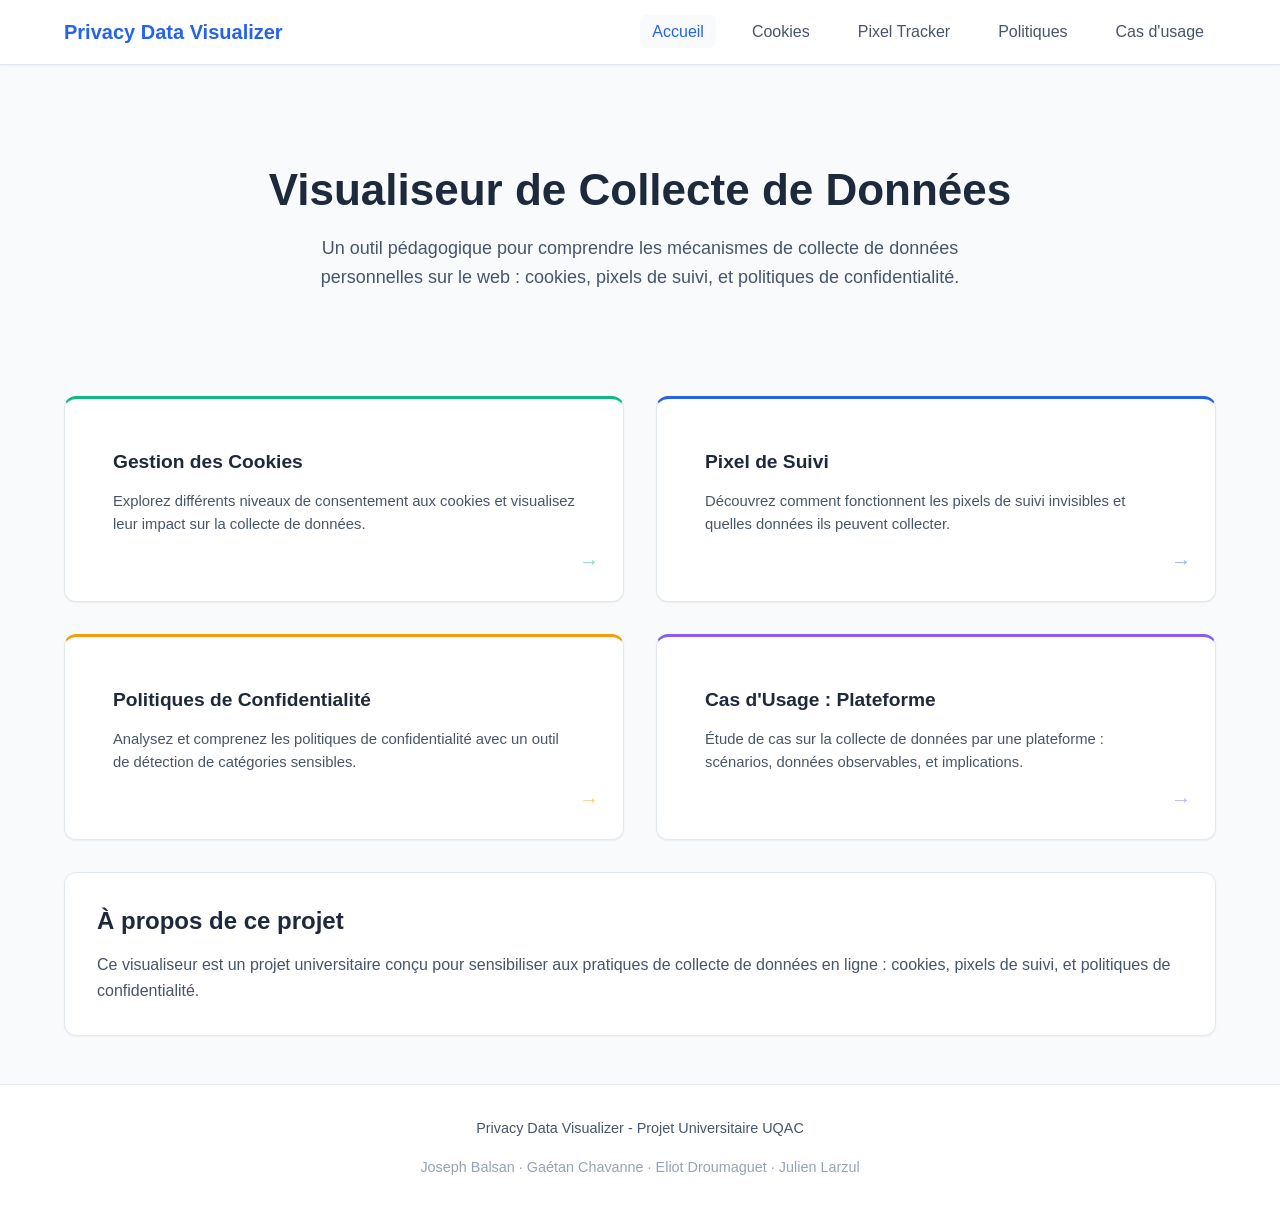
<file: index.html>
<!DOCTYPE html>
<html lang="fr">
<head>
  <meta charset="UTF-8">
  <meta name="viewport" content="width=device-width, initial-scale=1.0">
  <title>Privacy Data Visualizer - Accueil</title>
  <link rel="icon" type="image/svg+xml" href="assets/images/favicon.svg">
  <link rel="stylesheet" href="assets/css/styles.css">
</head>
<body>
  <!-- Header & Navigation -->
  <header>
    <nav>
      <div class="logo">Privacy Data Visualizer</div>
      <button class="menu-toggle" aria-label="Toggle menu">☰</button>
      <ul class="nav-links">
        <li><a href="index.html">Accueil</a></li>
        <li><a href="pages/cookies.html">Cookies</a></li>
        <li><a href="pages/pixel-tracker.html">Pixel Tracker</a></li>
        <li><a href="pages/politiques.html">Politiques</a></li>
	<li><a href="pages/exemple-plateforme.html">Cas d'usage</a></li>
      </ul>
    </nav>
  </header>

  <!-- Main Content -->
  <main>
    <!-- Hero Section -->
    <section class="hero">
      <div class="container">
        <h1>Visualiseur de Collecte de Données</h1>
        <p>
          Un outil pédagogique pour comprendre les mécanismes de collecte de données personnelles
          sur le web : cookies, pixels de suivi, et politiques de confidentialité.
        </p>
      </div>
    </section>

    <!-- Navigation Cards -->
    <section class="container">
      <div class="cards-grid-home">
        <!-- Card 1: Cookies -->
        <a href="pages/cookies.html" class="card card-nav accent-green">
          <div class="card-title">Gestion des Cookies</div>
          <p class="card-description">
            Explorez différents niveaux de consentement aux cookies et visualisez
            leur impact sur la collecte de données.
          </p>
        </a>

        <!-- Card 2: Pixel Tracker -->
        <a href="pages/pixel-tracker.html" class="card card-nav accent-blue">
          <div class="card-title">Pixel de Suivi</div>
          <p class="card-description">
            Découvrez comment fonctionnent les pixels de suivi invisibles et
            quelles données ils peuvent collecter.
          </p>
        </a>

        <!-- Card 3: Privacy Policies -->
        <a href="pages/politiques.html" class="card card-nav accent-amber">
          <div class="card-title">Politiques de Confidentialité</div>
          <p class="card-description">
            Analysez et comprenez les politiques de confidentialité avec un outil
            de détection de catégories sensibles.
          </p>
        </a>

        <!-- Card 4: Plateforme Example -->
        <a href="pages/exemple-plateforme.html" class="card card-nav accent-violet">
          <div class="card-title">Cas d'Usage : Plateforme</div>
          <p class="card-description">
            Étude de cas sur la collecte de données par une plateforme : scénarios,
            données observables, et implications.
          </p>
        </a>
      </div>
    </section>

    <!-- Info Section -->
    <section class="container mt-xl">
      <div class="card">
        <h3>À propos de ce projet</h3>
        <p style="margin-bottom: 0;">
          Ce visualiseur est un projet universitaire conçu pour sensibiliser aux pratiques
          de collecte de données en ligne : cookies, pixels de suivi, et politiques de confidentialité.
        </p>
      </div>
    </section>
  </main>

  <!-- Footer -->
  <footer>
    <div class="footer-content">
      <p>Privacy Data Visualizer - Projet Universitaire UQAC</p>
      <p class="text-muted">Joseph Balsan · Gaétan Chavanne · Eliot Droumaguet · Julien Larzul</p>
    </div>
  </footer>

  <!-- JavaScript -->
  <script src="assets/js/main.js"></script>
</body>
</html>
</file>
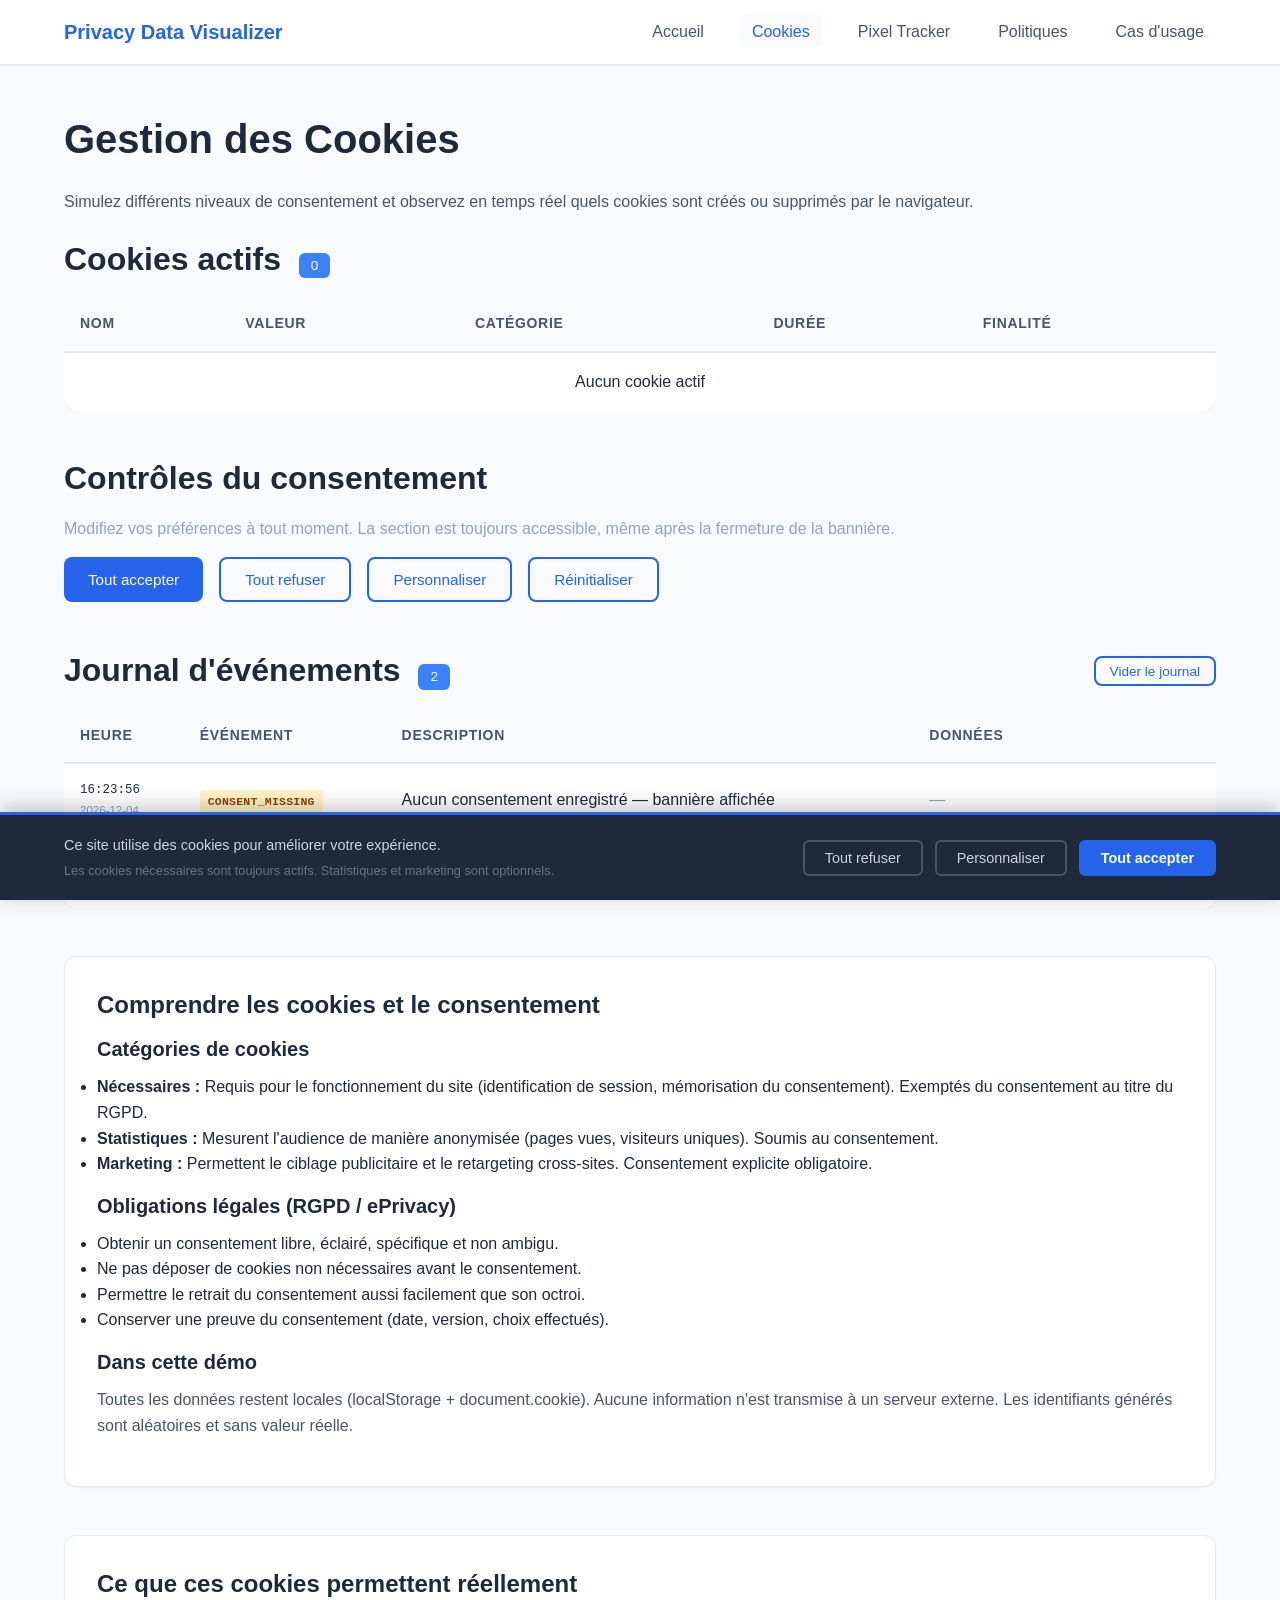
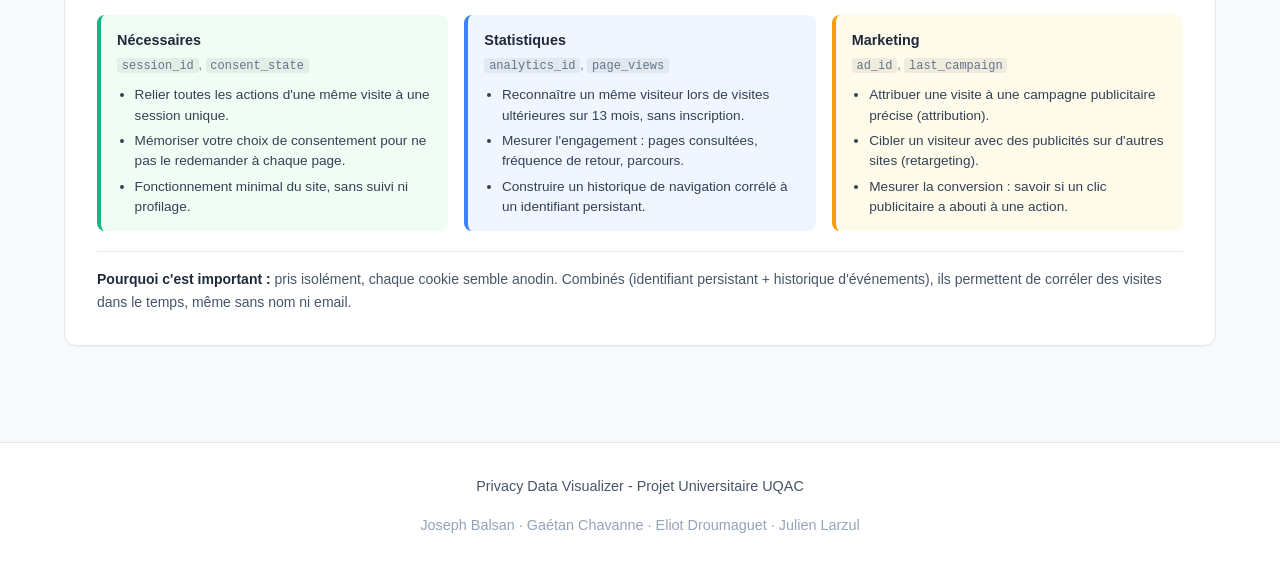
<file: pages/cookies.html>
<!doctype html>
<html lang="fr">
  <head>
    <meta charset="UTF-8" />
    <meta name="viewport" content="width=device-width, initial-scale=1.0" />
    <title>Gestion des Cookies - Privacy Data Visualizer</title>
    <link rel="icon" type="image/svg+xml" href="../assets/images/favicon.svg" />
    <link rel="stylesheet" href="../assets/css/styles.css" />
    <link rel="stylesheet" href="../assets/css/demo.css" />
  </head>
  <body>

    <div id="cookie-banner" class="cookie-banner hidden"
         role="region" aria-label="Consentement aux cookies">
      <div class="cookie-banner-inner">
        <div class="cookie-banner-text">
          <p>Ce site utilise des cookies pour améliorer votre expérience.</p>
          <p>Les cookies nécessaires sont toujours actifs. Statistiques et marketing sont optionnels.</p>
        </div>
        <div class="cookie-banner-actions">
          <button id="btn-refuse-all" class="btn-outline-light">Tout refuser</button>
          <button id="btn-customize"  class="btn-outline-light">Personnaliser</button>
          <button id="btn-accept-all" class="btn-banner-accept">Tout accepter</button>
        </div>
      </div>
    </div>

    <div id="consent-modal" class="modal-overlay hidden"
         role="dialog" aria-modal="true" aria-labelledby="modal-title">
      <div class="modal-box">
        <div class="modal-header">
          <h2 id="modal-title">Préférences de cookies</h2>
          <button id="modal-close" class="modal-close" aria-label="Fermer">&times;</button>
        </div>
        <div class="modal-body">

          <div class="consent-row">
            <div class="consent-row-info">
              <h4>Nécessaires</h4>
              <p>Indispensables au fonctionnement du site (session, consentement). Toujours actifs.</p>
            </div>
            <label class="toggle-switch" aria-label="Nécessaires — toujours actifs">
              <input type="checkbox" checked disabled />
              <span class="toggle-slider"></span>
            </label>
            <span class="toggle-always-on">Toujours actif</span>
          </div>

          <div class="consent-row">
            <div class="consent-row-info">
              <h4>Statistiques</h4>
              <p>Mesure d'audience (analytics_id, page_views) — 13 mois maximum.</p>
            </div>
            <label class="toggle-switch" aria-label="Activer les cookies statistiques">
              <input type="checkbox" id="tog-analytics" />
              <span class="toggle-slider"></span>
            </label>
          </div>

          <div class="consent-row">
            <div class="consent-row-info">
              <h4>Marketing</h4>
              <p>Ciblage publicitaire et retargeting (ad_id, last_campaign) — 13 mois maximum.</p>
            </div>
            <label class="toggle-switch" aria-label="Activer les cookies marketing">
              <input type="checkbox" id="tog-marketing" />
              <span class="toggle-slider"></span>
            </label>
          </div>

        </div>
        <div class="modal-footer">
          <button id="btn-modal-accept-all" class="btn btn-outline btn-sm">Tout accepter</button>
          <button id="btn-modal-save"       class="btn btn-primary btn-sm">Enregistrer mes choix</button>
        </div>
      </div>
    </div>

    <header>
      <nav>
        <div class="logo">Privacy Data Visualizer</div>
        <button class="menu-toggle" aria-label="Toggle menu">&#9776;</button>
        <ul class="nav-links">
          <li><a href="../index.html">Accueil</a></li>
          <li><a href="cookies.html">Cookies</a></li>
          <li><a href="pixel-tracker.html">Pixel Tracker</a></li>
          <li><a href="politiques.html">Politiques</a></li>
	  <li><a href="exemple-plateforme.html">Cas d'usage</a></li>
        </ul>
      </nav>
    </header>

    <main>
      <div class="container">

        <div class="section-header">
          <h1>Gestion des Cookies</h1>
          <p class="section-description">
            Simulez différents niveaux de consentement et observez en temps réel
            quels cookies sont créés ou supprimés par le navigateur.
          </p>
        </div>

        <section class="section">
          <div class="control-bar">
            <h2 class="control-bar-title">
              Cookies actifs&nbsp;
              <span id="cookie-count" class="badge badge-primary">0</span>
            </h2>
          </div>
          <div style="overflow-x:auto;">
            <table class="data-table">
              <thead>
                <tr>
                  <th>Nom</th>
                  <th>Valeur</th>
                  <th>Catégorie</th>
                  <th>Durée</th>
                  <th>Finalité</th>
                </tr>
              </thead>
              <tbody id="cookie-table-body">
                <tr>
                  <td colspan="5" class="text-muted" style="text-align:center;padding:1rem;">
                    Chargement…
                  </td>
                </tr>
              </tbody>
            </table>
          </div>
        </section>

        <section class="section">
          <h2>Contrôles du consentement</h2>
          <p class="text-muted mb-md">
            Modifiez vos préférences à tout moment. La section est toujours accessible,
            même après la fermeture de la bannière.
          </p>
          <div class="btn-group">
            <button id="btn-ctrl-accept-all" class="btn btn-primary">Tout accepter</button>
            <button id="btn-ctrl-refuse-all" class="btn btn-outline">Tout refuser</button>
            <button id="btn-ctrl-customize"  class="btn btn-outline">Personnaliser</button>
            <button id="btn-reset-consent"   class="btn btn-outline">Réinitialiser</button>
          </div>
        </section>

        <section class="section">
          <div class="control-bar">
            <h2 class="control-bar-title">
              Journal d'événements&nbsp;
              <span id="log-count" class="badge badge-primary">0</span>
            </h2>
            <button id="btn-clear-log" class="btn btn-outline btn-sm">Vider le journal</button>
          </div>
          <div style="overflow-x:auto;">
            <table class="data-table">
              <thead>
                <tr>
                  <th>Heure</th>
                  <th>Événement</th>
                  <th>Description</th>
                  <th>Données</th>
                </tr>
              </thead>
              <tbody id="log-table-body">
                <tr>
                  <td colspan="4" class="text-muted" style="text-align:center;padding:1rem;">
                    Chargement…
                  </td>
                </tr>
              </tbody>
            </table>
          </div>
        </section>

        <section class="section">
          <div class="card">
            <h3>Comprendre les cookies et le consentement</h3>

            <h4 class="mt-md">Catégories de cookies</h4>
            <ul>
              <li>
                <strong>Nécessaires :</strong> Requis pour le fonctionnement du site
                (identification de session, mémorisation du consentement).
                Exemptés du consentement au titre du RGPD.
              </li>
              <li>
                <strong>Statistiques :</strong> Mesurent l'audience de manière anonymisée
                (pages vues, visiteurs uniques). Soumis au consentement.
              </li>
              <li>
                <strong>Marketing :</strong> Permettent le ciblage publicitaire et le
                retargeting cross-sites. Consentement explicite obligatoire.
              </li>
            </ul>

            <h4 class="mt-md">Obligations légales (RGPD / ePrivacy)</h4>
            <ul>
              <li>Obtenir un consentement libre, éclairé, spécifique et non ambigu.</li>
              <li>Ne pas déposer de cookies non nécessaires avant le consentement.</li>
              <li>Permettre le retrait du consentement aussi facilement que son octroi.</li>
              <li>Conserver une preuve du consentement (date, version, choix effectués).</li>
            </ul>

            <h4 class="mt-md">Dans cette démo</h4>
            <p>
              Toutes les données restent locales (localStorage + document.cookie).
              Aucune information n'est transmise à un serveur externe.
              Les identifiants générés sont aléatoires et sans valeur réelle.
            </p>
          </div>
        </section>

        <section class="section">
          <div class="card">
            <h3>Ce que ces cookies permettent réellement</h3>

            <div class="cmg-grid">

              <div class="cmg-group cmg-necessary">
                <div class="cmg-header">
                  <span class="cmg-label">Nécessaires</span>
                  <span class="cmg-names"><code>session_id</code>, <code>consent_state</code></span>
                </div>
                <ul class="cmg-list">
                  <li>Relier toutes les actions d'une même visite à une session unique.</li>
                  <li>Mémoriser votre choix de consentement pour ne pas le redemander à chaque page.</li>
                  <li>Fonctionnement minimal du site, sans suivi ni profilage.</li>
                </ul>
              </div>

              <div class="cmg-group cmg-analytics">
                <div class="cmg-header">
                  <span class="cmg-label">Statistiques</span>
                  <span class="cmg-names"><code>analytics_id</code>, <code>page_views</code></span>
                </div>
                <ul class="cmg-list">
                  <li>Reconnaître un même visiteur lors de visites ultérieures sur 13 mois, sans inscription.</li>
                  <li>Mesurer l'engagement : pages consultées, fréquence de retour, parcours.</li>
                  <li>Construire un historique de navigation corrélé à un identifiant persistant.</li>
                </ul>
              </div>

              <div class="cmg-group cmg-marketing">
                <div class="cmg-header">
                  <span class="cmg-label">Marketing</span>
                  <span class="cmg-names"><code>ad_id</code>, <code>last_campaign</code></span>
                </div>
                <ul class="cmg-list">
                  <li>Attribuer une visite à une campagne publicitaire précise (attribution).</li>
                  <li>Cibler un visiteur avec des publicités sur d'autres sites (retargeting).</li>
                  <li>Mesurer la conversion : savoir si un clic publicitaire a abouti à une action.</li>
                </ul>
              </div>

            </div>

            <p class="cmg-why">
              <strong>Pourquoi c'est important :</strong> pris isolément, chaque cookie semble anodin.
              Combinés (identifiant persistant + historique d'événements), ils permettent de corréler
              des visites dans le temps, même sans nom ni email.
            </p>
          </div>
        </section>

      </div>
    </main>

    <footer>
      <div class="footer-content">
        <p>Privacy Data Visualizer - Projet Universitaire UQAC</p>
        <p class="text-muted">Joseph Balsan · Gaétan Chavanne · Eliot Droumaguet · Julien Larzul</p>
      </div>
    </footer>

    <script src="../assets/js/config.js"></script>
    <script src="../assets/js/storage.js"></script>
    <script src="../assets/js/logger.js"></script>
    <script src="../assets/js/preferences.js"></script>
    <script src="../assets/js/demo-ui.js"></script>
    <script src="../assets/js/main.js"></script>
  </body>
</html>
</file>
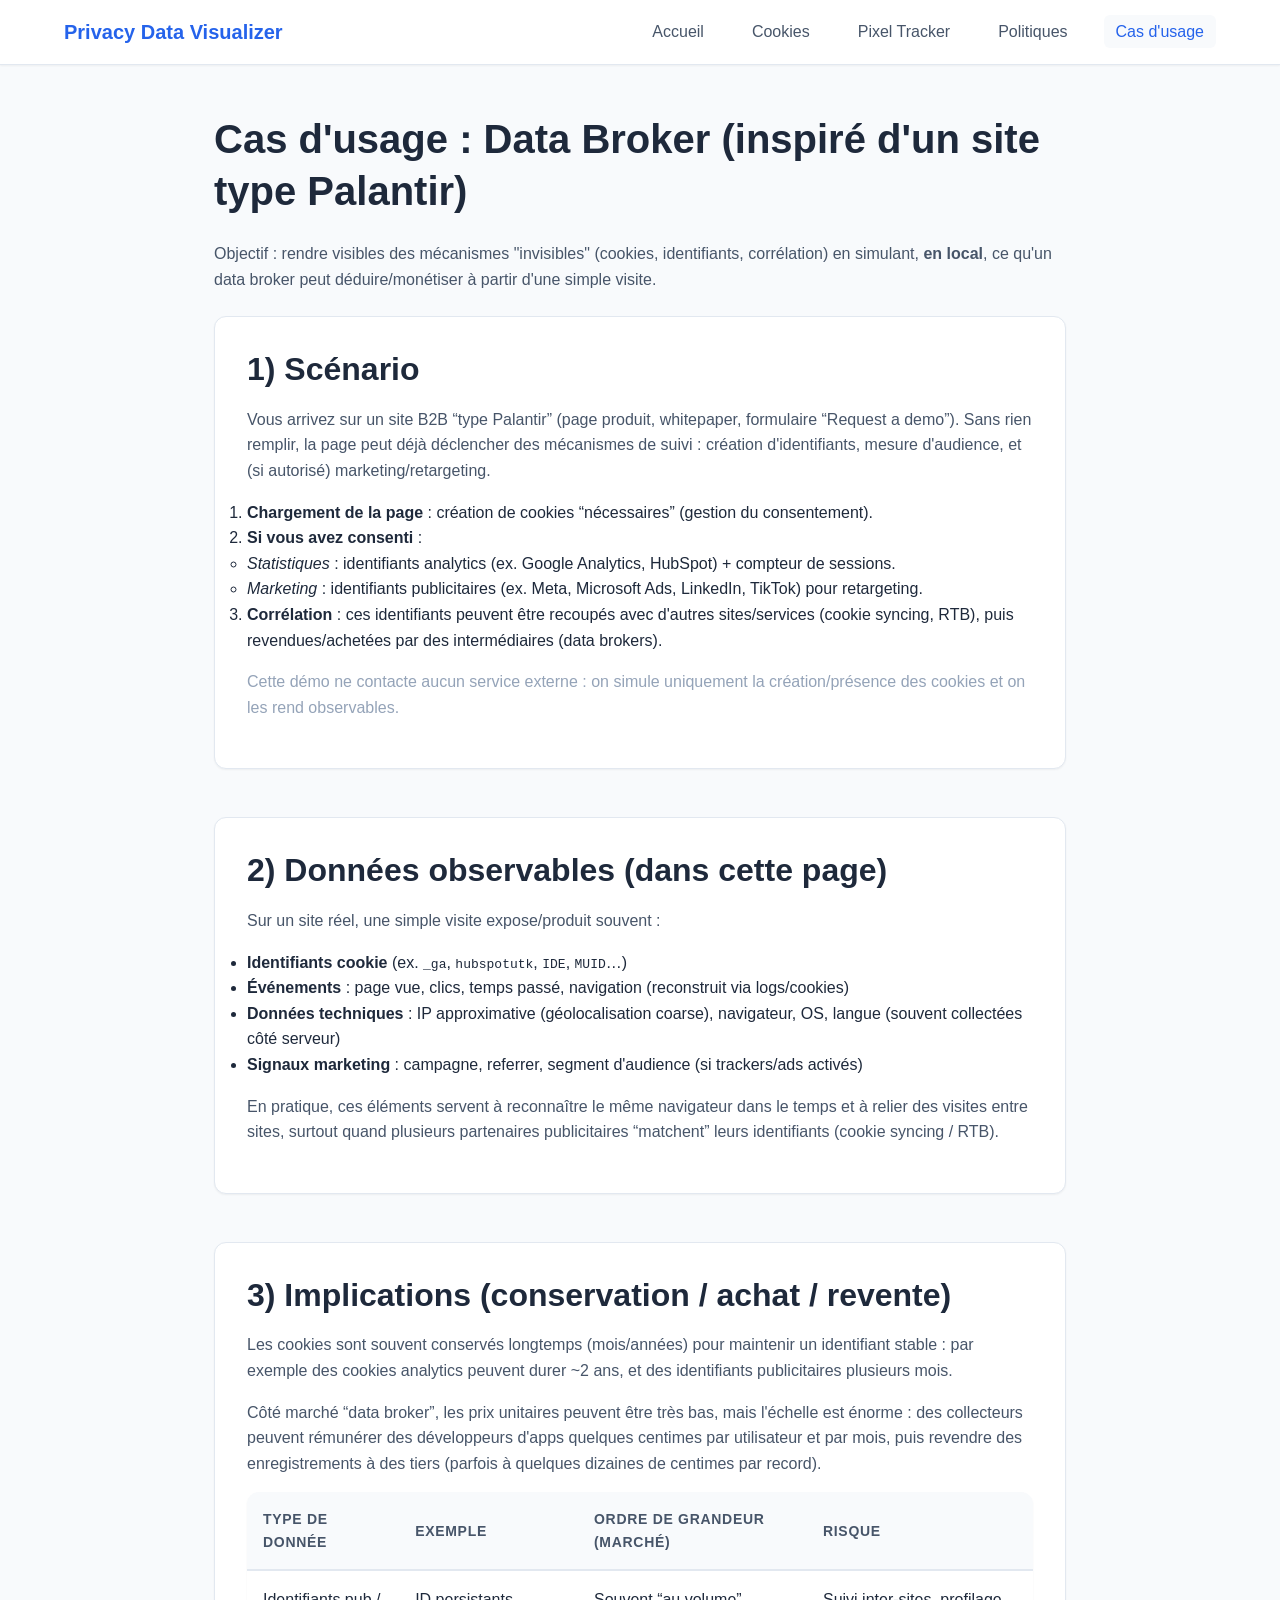
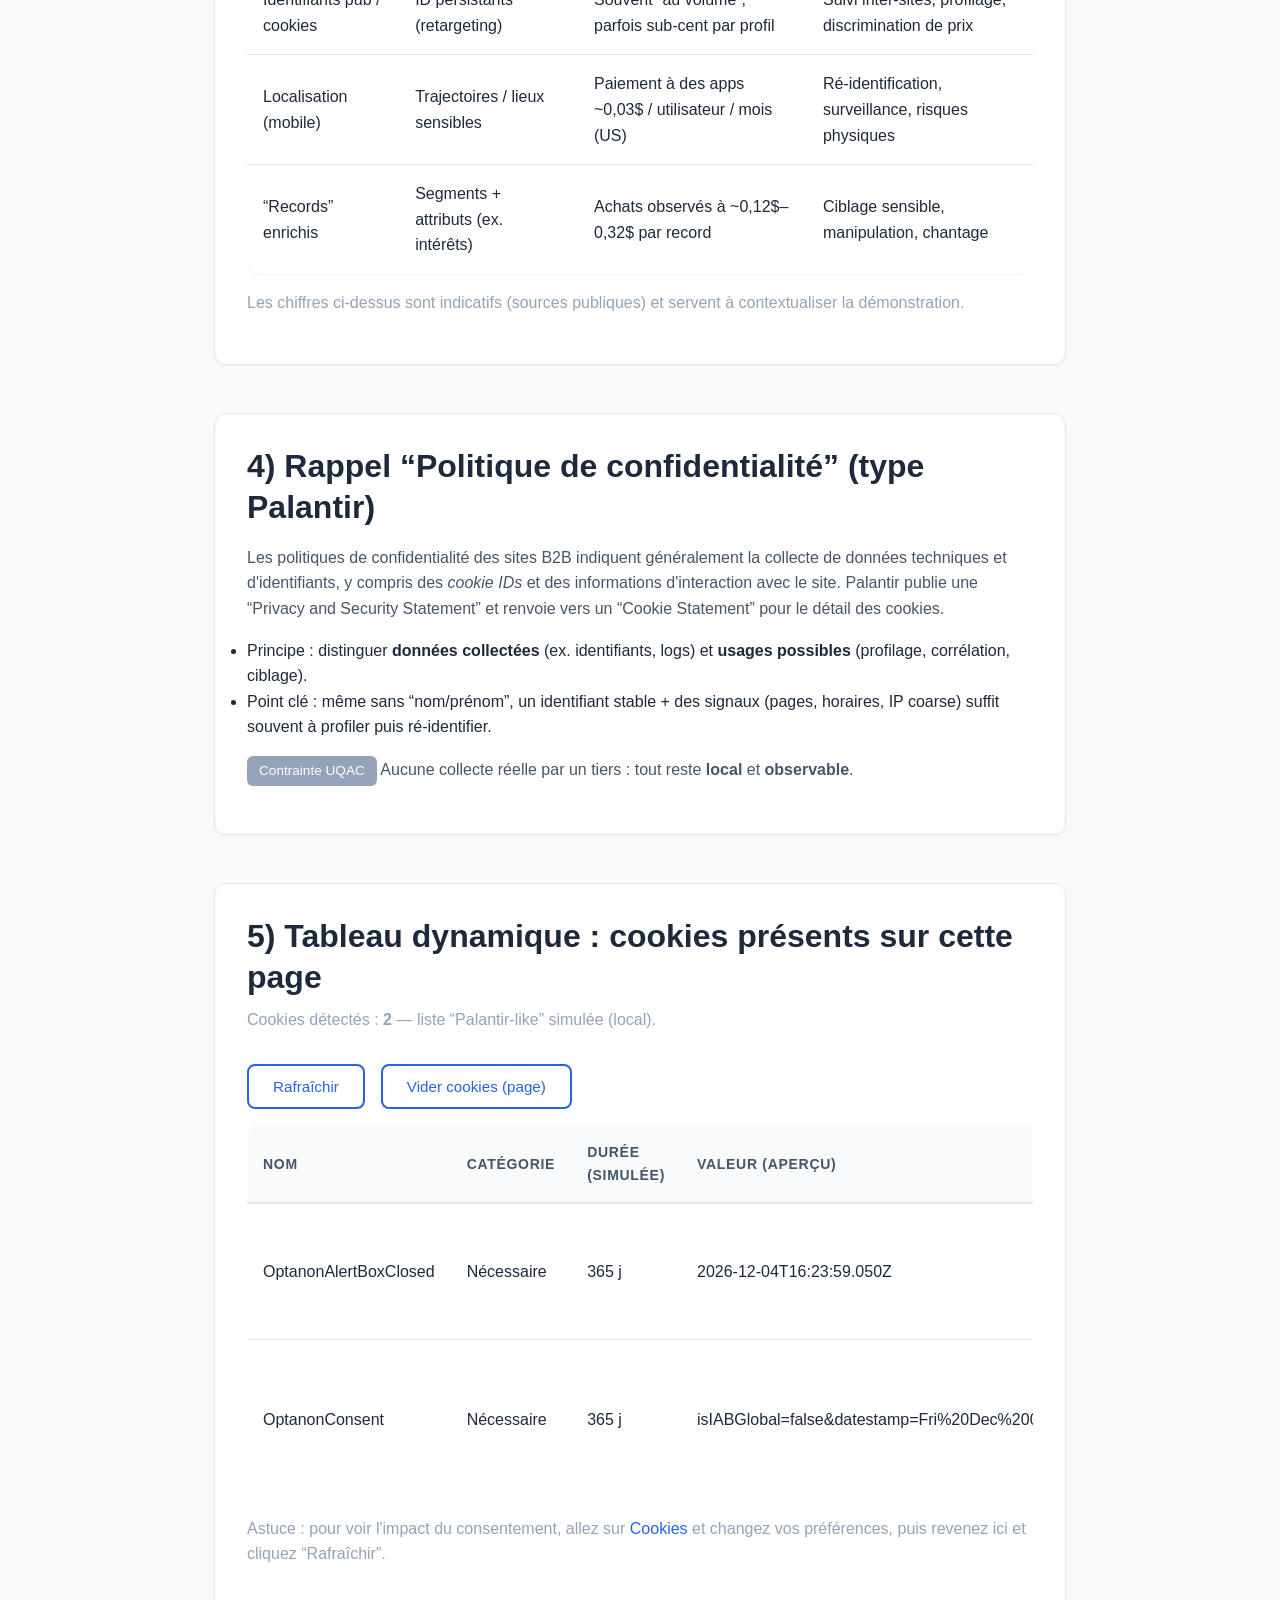
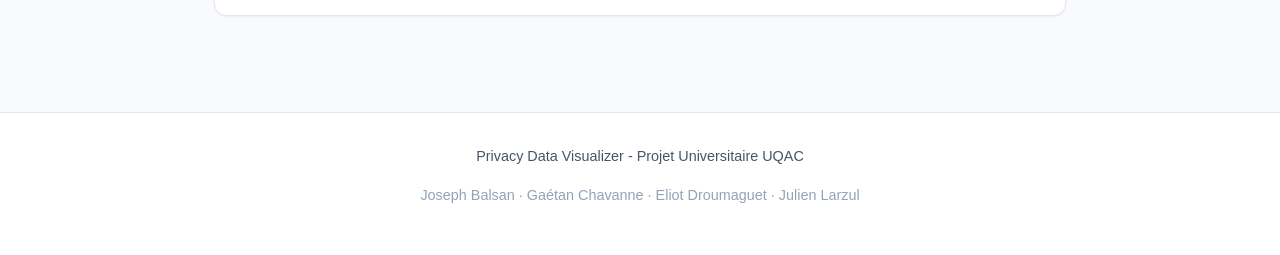
<file: pages/exemple-plateforme.html>
<!DOCTYPE html>
<html lang="fr">
<head>
  <meta charset="UTF-8">
  <meta name="viewport" content="width=device-width, initial-scale=1.0">
  <title>Cas d'Usage : Data Broker (thème Palantir) - Privacy Data Visualizer</title>
  <link rel="icon" type="image/svg+xml" href="../assets/images/favicon.svg">
  <link rel="stylesheet" href="../assets/css/styles.css">
</head>
<body>
  <header>
    <nav>
      <div class="logo">Privacy Data Visualizer</div>
      <button class="menu-toggle" aria-label="Toggle menu">☰</button>
      <ul class="nav-links">
        <li><a href="../index.html">Accueil</a></li>
        <li><a href="cookies.html">Cookies</a></li>
        <li><a href="pixel-tracker.html">Pixel Tracker</a></li>
        <li><a href="politiques.html">Politiques</a></li>
        <li><a href="exemple-plateforme.html">Cas d'usage</a></li>
      </ul>
    </nav>
  </header>

  <main>
    <div class="container-narrow">
      <div class="section-header">
        <h1>Cas d'usage : Data Broker (inspiré d'un site type Palantir)</h1>
        <p class="section-description">
          Objectif : rendre visibles des mécanismes "invisibles" (cookies, identifiants, corrélation) en simulant,
          <strong>en local</strong>, ce qu'un data broker peut déduire/monétiser à partir d'une simple visite.
        </p>
      </div>

      <section class="section">
        <div class="card">
          <h2>1) Scénario</h2>
          <p>
            Vous arrivez sur un site B2B “type Palantir” (page produit, whitepaper, formulaire “Request a demo”).
            Sans rien remplir, la page peut déjà déclencher des mécanismes de suivi : création d'identifiants, mesure d'audience,
            et (si autorisé) marketing/retargeting.
          </p>

          <ol class="mt-md">
            <li><strong>Chargement de la page</strong> : création de cookies “nécessaires” (gestion du consentement).</li>
            <li><strong>Si vous avez consenti</strong> :
              <ul>
                <li><em>Statistiques</em> : identifiants analytics (ex. Google Analytics, HubSpot) + compteur de sessions.</li>
                <li><em>Marketing</em> : identifiants publicitaires (ex. Meta, Microsoft Ads, LinkedIn, TikTok) pour retargeting.</li>
              </ul>
            </li>
            <li><strong>Corrélation</strong> : ces identifiants peuvent être recoupés avec d'autres sites/services (cookie syncing, RTB),
              puis revendues/achetées par des intermédiaires (data brokers).
            </li>
          </ol>

          <p class="text-muted mt-md">
            Cette démo ne contacte aucun service externe : on simule uniquement la création/présence des cookies et on les rend observables.
          </p>
        </div>
      </section>

      <section class="section">
        <div class="card">
          <h2>2) Données observables (dans cette page)</h2>
          <p>Sur un site réel, une simple visite expose/produit souvent :</p>

          <ul class="mt-md">
            <li><strong>Identifiants cookie</strong> (ex. <code>_ga</code>, <code>hubspotutk</code>, <code>IDE</code>, <code>MUID</code>…)</li>
            <li><strong>Événements</strong> : page vue, clics, temps passé, navigation (reconstruit via logs/cookies)</li>
            <li><strong>Données techniques</strong> : IP approximative (géolocalisation coarse), navigateur, OS, langue (souvent collectées côté serveur)</li>
            <li><strong>Signaux marketing</strong> : campagne, referrer, segment d'audience (si trackers/ads activés)</li>
          </ul>

          <p class="mt-md">
            En pratique, ces éléments servent à reconnaître le même navigateur dans le temps et à relier des visites entre sites,
            surtout quand plusieurs partenaires publicitaires “matchent” leurs identifiants (cookie syncing / RTB).
          </p>
        </div>
      </section>

      <section class="section">
        <div class="card">
          <h2>3) Implications (conservation / achat / revente)</h2>

          <p>
            Les cookies sont souvent conservés longtemps (mois/années) pour maintenir un identifiant stable :
            par exemple des cookies analytics peuvent durer ~2 ans, et des identifiants publicitaires plusieurs mois.
          </p>

          <p class="mt-md">
            Côté marché “data broker”, les prix unitaires peuvent être très bas, mais l'échelle est énorme :
            des collecteurs peuvent rémunérer des développeurs d'apps quelques centimes par utilisateur et par mois,
            puis revendre des enregistrements à des tiers (parfois à quelques dizaines de centimes par record).
          </p>

          <table class="data-table mt-md" aria-label="Exemples d'implications data broker">
            <thead>
              <tr>
                <th>Type de donnée</th>
                <th>Exemple</th>
                <th>Ordre de grandeur (marché)</th>
                <th>Risque</th>
              </tr>
            </thead>
            <tbody>
              <tr>
                <td>Identifiants pub / cookies</td>
                <td>ID persistants (retargeting)</td>
                <td>Souvent “au volume”, parfois sub-cent par profil</td>
                <td>Suivi inter-sites, profilage, discrimination de prix</td>
              </tr>
              <tr>
                <td>Localisation (mobile)</td>
                <td>Trajectoires / lieux sensibles</td>
                <td>Paiement à des apps ~0,03$ / utilisateur / mois (US)</td>
                <td>Ré-identification, surveillance, risques physiques</td>
              </tr>
              <tr>
                <td>“Records” enrichis</td>
                <td>Segments + attributs (ex. intérêts)</td>
                <td>Achats observés à ~0,12$–0,32$ par record</td>
                <td>Ciblage sensible, manipulation, chantage</td>
              </tr>
            </tbody>
          </table>

          <p class="text-muted mt-md">
            Les chiffres ci-dessus sont indicatifs (sources publiques) et servent à contextualiser la démonstration.
          </p>
        </div>
      </section>

      <section class="section">
        <div class="card">
          <h2>4) Rappel “Politique de confidentialité” (type Palantir)</h2>
          <p>
            Les politiques de confidentialité des sites B2B indiquent généralement la collecte de données techniques et d'identifiants,
            y compris des <em>cookie IDs</em> et des informations d'interaction avec le site.
            Palantir publie une “Privacy and Security Statement” et renvoie vers un “Cookie Statement” pour le détail des cookies.
          </p>

          <ul class="mt-md">
            <li>Principe : distinguer <strong>données collectées</strong> (ex. identifiants, logs) et <strong>usages possibles</strong> (profilage, corrélation, ciblage).</li>
            <li>Point clé : même sans “nom/prénom”, un identifiant stable + des signaux (pages, horaires, IP coarse) suffit souvent à profiler puis ré-identifier.</li>
          </ul>

          <p class="mt-md"><span class="badge badge-secondary">Contrainte UQAC</span> Aucune collecte réelle par un tiers : tout reste <strong>local</strong> et <strong>observable</strong>.</p>
        </div>
      </section>

      <section class="section">
        <div class="card">
          <div style="display:flex; justify-content: space-between; align-items: center; gap: var(--spacing-md); flex-wrap: wrap;">
            <div>
              <h2 style="margin:0;">5) Tableau dynamique : cookies présents sur cette page</h2>
              <p class="text-muted" style="margin-top: var(--spacing-xs);">
                Cookies détectés : <strong id="cookie-count">0</strong> — liste “Palantir-like” simulée (local).
              </p>
            </div>
            <div class="btn-group" style="margin:0;">
              <button id="btn-refresh-cookies" class="btn btn-outline">Rafraîchir</button>
              <button id="btn-clear-palantir" class="btn btn-outline" title="Supprime uniquement les cookies simulés sur cette page">Vider cookies (page)</button>
            </div>
          </div>

          <div class="mt-md" style="overflow-x:auto;">
            <table class="data-table" aria-label="Cookies observés">
              <thead>
                <tr>
                  <th>Nom</th>
                  <th>Catégorie</th>
                  <th>Durée (simulée)</th>
                  <th>Valeur (aperçu)</th>
                  <th>But</th>
                </tr>
              </thead>
              <tbody id="cookie-table-body">
                <!-- rempli par JS -->
              </tbody>
            </table>
          </div>

          <p class="text-muted mt-md">
            Astuce : pour voir l'impact du consentement, allez sur <a href="cookies.html">Cookies</a> et changez vos préférences,
            puis revenez ici et cliquez “Rafraîchir”.
          </p>
        </div>
      </section>

    </div>
  </main>

  <footer>
    <div class="footer-content">
      <p>Privacy Data Visualizer - Projet Universitaire UQAC</p>
      <p class="text-muted">Joseph Balsan · Gaétan Chavanne · Eliot Droumaguet · Julien Larzul</p>
    </div>
  </footer>

  <script src="../assets/js/storage.js"></script>
  <script src="../assets/js/logger.js"></script>
  <script src="../assets/js/palantir-demo.js"></script>
  <script src="../assets/js/main.js"></script>
</body>
</html>
</file>
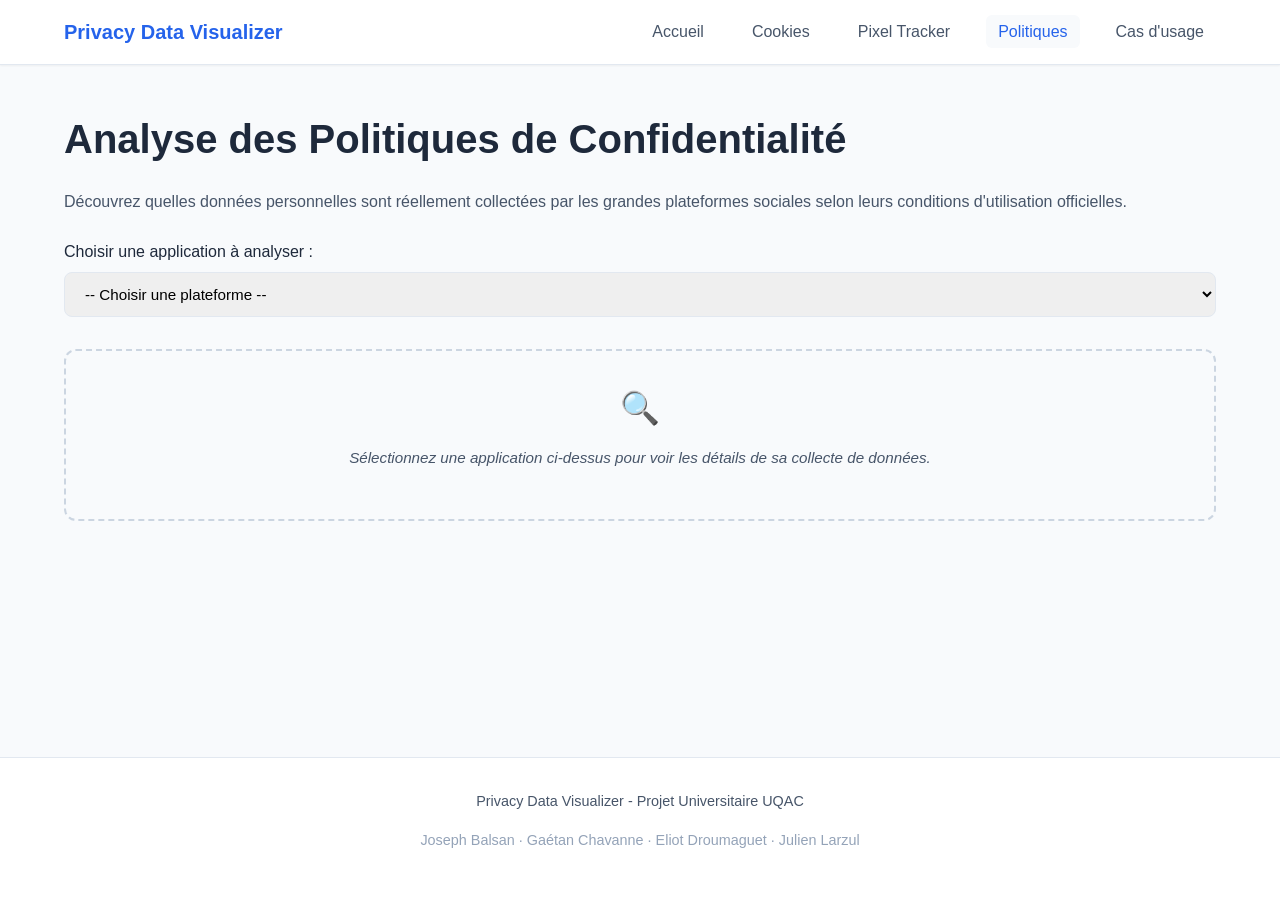
<file: pages/politiques.html>
<!DOCTYPE html>
<html lang="fr">
<head>
  <meta charset="UTF-8">
  <meta name="viewport" content="width=device-width, initial-scale=1.0">
  <title>Politiques de Confidentialité - Privacy Data Visualizer</title>
  <link rel="icon" type="image/svg+xml" href="../assets/images/favicon.svg">
  <link rel="stylesheet" href="../assets/css/styles.css">
  <link rel="stylesheet" href="../assets/css/politiques.css">
</head>
<body>
  <header>
    <nav>
      <div class="logo">Privacy Data Visualizer</div>
      <button class="menu-toggle" aria-label="Toggle menu">☰</button>
      <ul class="nav-links">
        <li><a href="../index.html">Accueil</a></li>
        <li><a href="cookies.html">Cookies</a></li>
        <li><a href="pixel-tracker.html">Pixel Tracker</a></li>
        <li><a href="politiques.html">Politiques</a></li>
	<li><a href="exemple-plateforme.html">Cas d'usage</a></li>
      </ul>
    </nav>
  </header>

  <main>
    <div class="container">
      <div class="section-header">
        <h1>Analyse des Politiques de Confidentialité</h1>
        <p class="section-description">
          Découvrez quelles données personnelles sont réellement collectées par les grandes plateformes sociales selon leurs conditions d'utilisation officielles.
        </p>
      </div>

      <div class="app-selector-container mb-xl">
        <label for="app-select" class="form-label">Choisir une application à analyser :</label>
        <select id="app-select" class="form-input">
          <option value="" disabled selected>Chargement des applications...</option>
        </select>
      </div>

      <div id="app-content-area">
        <div class="placeholder-message">
          <div class="placeholder-message-icon">🔍</div>
          <p class="placeholder-message-text">Sélectionnez une application ci-dessus pour voir les détails de sa collecte de données.</p>
        </div>
      </div>
    </div>
  </main>

  <footer>
    <div class="footer-content">
      <p>Privacy Data Visualizer - Projet Universitaire UQAC</p>
      <p class="text-muted">Joseph Balsan · Gaétan Chavanne · Eliot Droumaguet · Julien Larzul</p>
    </div>
  </footer>

  <script src="../assets/js/main.js"></script>
  <script src="../assets/js/politiques.js"></script>
</body>
</html>
</file>
<file: assets/css/styles.css>
/* ===================================
   Design System & Variables
   =================================== */
:root {
  /* Colors */
  --primary: #2563eb;
  --primary-dark: #1d4ed8;
  --primary-light: #3b82f6;
  --secondary: #64748b;
  --secondary-light: #94a3b8;

  --background: #f8fafc;
  --surface: #ffffff;
  --border: #e2e8f0;
  --border-dark: #cbd5e1;

  --text-primary: #1e293b;
  --text-secondary: #475569;
  --text-muted: #94a3b8;

  --success: #10b981;
  --warning: #f59e0b;
  --danger: #ef4444;

  /* Spacing */
  --spacing-xs: 0.5rem;
  --spacing-sm: 0.75rem;
  --spacing-md: 1rem;
  --spacing-lg: 1.5rem;
  --spacing-xl: 2rem;
  --spacing-2xl: 3rem;

  /* Typography */
  --font-sans: -apple-system, BlinkMacSystemFont, 'Segoe UI', Roboto, 'Helvetica Neue', Arial, sans-serif;
  --font-mono: 'SF Mono', Monaco, 'Courier New', monospace;

  /* Shadows */
  --shadow-sm: 0 1px 2px 0 rgba(0, 0, 0, 0.05);
  --shadow-md: 0 4px 6px -1px rgba(0, 0, 0, 0.1), 0 2px 4px -1px rgba(0, 0, 0, 0.06);
  --shadow-lg: 0 10px 15px -3px rgba(0, 0, 0, 0.1), 0 4px 6px -2px rgba(0, 0, 0, 0.05);

  /* Border Radius */
  --radius-sm: 0.375rem;
  --radius-md: 0.5rem;
  --radius-lg: 0.75rem;

  /* Transitions */
  --transition: all 0.2s ease-in-out;
}

/* ===================================
   Reset & Base Styles
   =================================== */
* {
  margin: 0;
  padding: 0;
  box-sizing: border-box;
}

html {
  scroll-behavior: smooth;
}

body {
  font-family: var(--font-sans);
  background-color: var(--background);
  color: var(--text-primary);
  line-height: 1.6;
  min-height: 100vh;
  display: flex;
  flex-direction: column;
}

/* ===================================
   Typography
   =================================== */
h1, h2, h3, h4, h5, h6 {
  font-weight: 600;
  line-height: 1.3;
  color: var(--text-primary);
}

h1 { font-size: 2.5rem; margin-bottom: var(--spacing-lg); }
h2 { font-size: 2rem; margin-bottom: var(--spacing-md); }
h3 { font-size: 1.5rem; margin-bottom: var(--spacing-md); }
h4 { font-size: 1.25rem; margin-bottom: var(--spacing-sm); }

p {
  color: var(--text-secondary);
  margin-bottom: var(--spacing-md);
}

a {
  color: var(--primary);
  text-decoration: none;
  transition: var(--transition);
}

a:hover {
  color: var(--primary-dark);
}

/* ===================================
   Layout
   =================================== */
.container {
  max-width: 1200px;
  margin: 0 auto;
  padding: 0 var(--spacing-lg);
}

.container-narrow {
  max-width: 900px;
  margin: 0 auto;
  padding: 0 var(--spacing-lg);
}

main {
  flex: 1;
  padding: var(--spacing-2xl) 0;
}

/* ===================================
   Header & Navigation
   =================================== */
header {
  background: var(--surface);
  border-bottom: 1px solid var(--border);
  position: sticky;
  top: 0;
  z-index: 100;
  box-shadow: var(--shadow-sm);
}

nav {
  display: flex;
  justify-content: space-between;
  align-items: center;
  padding: var(--spacing-md) var(--spacing-lg);
  max-width: 1200px;
  margin: 0 auto;
}

.logo {
  font-size: 1.25rem;
  font-weight: 700;
  color: var(--primary);
}

.nav-links {
  display: flex;
  gap: var(--spacing-lg);
  list-style: none;
  align-items: center;
}

.nav-links a {
  color: var(--text-secondary);
  font-weight: 500;
  padding: var(--spacing-xs) var(--spacing-sm);
  border-radius: var(--radius-sm);
  transition: var(--transition);
}

.nav-links a:hover,
.nav-links a.active {
  color: var(--primary);
  background: var(--background);
}

/* Mobile menu toggle */
.menu-toggle {
  display: none;
  background: none;
  border: none;
  font-size: 1.5rem;
  cursor: pointer;
  color: var(--text-primary);
}

@media (max-width: 768px) {
  .menu-toggle {
    display: block;
  }

  .nav-links {
    display: none;
    position: absolute;
    top: 100%;
    left: 0;
    right: 0;
    background: var(--surface);
    flex-direction: column;
    padding: var(--spacing-md);
    border-bottom: 1px solid var(--border);
    box-shadow: var(--shadow-md);
  }

  .nav-links.active {
    display: flex;
  }
}

/* ===================================
   Cards
   =================================== */
.card {
  background: var(--surface);
  border: 1px solid var(--border);
  border-radius: var(--radius-lg);
  padding: var(--spacing-xl);
  box-shadow: var(--shadow-sm);
  transition: var(--transition);
}

.card:hover {
  box-shadow: var(--shadow-md);
  transform: translateY(-2px);
}

.card-title {
  font-size: 1.25rem;
  font-weight: 600;
  color: var(--text-primary);
  margin-bottom: var(--spacing-sm);
}

.card-description {
  color: var(--text-secondary);
  font-size: 0.95rem;
  line-height: 1.5;
}

/* Grid layouts for cards */
.cards-grid {
  display: grid;
  grid-template-columns: repeat(auto-fit, minmax(280px, 1fr));
  gap: var(--spacing-lg);
  margin-top: var(--spacing-xl);
}

/* Homepage nav cards - 2x2 grid */
.cards-grid-home {
  display: grid;
  grid-template-columns: repeat(2, 1fr);
  gap: var(--spacing-xl);
  margin-top: var(--spacing-xl);
}

.card-nav {
  position: relative;
  padding: var(--spacing-2xl);
  border-top: 3px solid var(--primary);
  display: flex;
  flex-direction: column;
  min-height: 170px;
  text-decoration: none;
}

.card-nav::after {
  content: '\2192';
  position: absolute;
  bottom: var(--spacing-lg);
  right: var(--spacing-lg);
  color: var(--primary);
  font-size: 1.25rem;
  opacity: 0.5;
  transition: var(--transition);
}

.card-nav:hover::after {
  opacity: 1;
  transform: translateX(5px);
}

.card-nav:hover {
  border-top-color: var(--primary-dark);
  box-shadow: var(--shadow-lg);
  transform: translateY(-3px);
}

.card-nav .card-title {
  font-size: 1.2rem;
  margin-bottom: var(--spacing-sm);
  color: var(--text-primary);
}

.card-nav .card-description {
  font-size: 0.925rem;
  color: var(--text-secondary);
  line-height: 1.6;
}

.card-nav.accent-green  { border-top-color: var(--success); }
.card-nav.accent-green:hover  { border-top-color: #059669; }
.card-nav.accent-green::after  { color: var(--success); }

.card-nav.accent-blue   { border-top-color: var(--primary); }

.card-nav.accent-amber  { border-top-color: var(--warning); }
.card-nav.accent-amber:hover  { border-top-color: #d97706; }
.card-nav.accent-amber::after  { color: var(--warning); }

.card-nav.accent-violet { border-top-color: #8b5cf6; }
.card-nav.accent-violet:hover { border-top-color: #7c3aed; }
.card-nav.accent-violet::after { color: #8b5cf6; }

@media (max-width: 768px) {
  .cards-grid-home {
    grid-template-columns: 1fr;
  }
}

.cards-grid-2 {
  display: grid;
  grid-template-columns: repeat(auto-fit, minmax(400px, 1fr));
  gap: var(--spacing-lg);
  margin-top: var(--spacing-xl);
}

@media (max-width: 768px) {
  .cards-grid,
  .cards-grid-2 {
    grid-template-columns: 1fr;
  }
}

/* ===================================
   Buttons
   =================================== */
.btn {
  display: inline-block;
  padding: var(--spacing-sm) var(--spacing-lg);
  border-radius: var(--radius-md);
  font-weight: 500;
  font-size: 0.95rem;
  cursor: pointer;
  border: none;
  transition: var(--transition);
  text-align: center;
}

.btn-primary {
  background: var(--primary);
  color: white;
}

.btn-primary:hover {
  background: var(--primary-dark);
  color: white;
}

.btn-secondary {
  background: var(--secondary);
  color: white;
}

.btn-secondary:hover {
  background: var(--text-primary);
  color: white;
}

.btn-outline {
  background: transparent;
  color: var(--primary);
  border: 2px solid var(--primary);
}

.btn-outline:hover {
  background: var(--primary);
  color: white;
}

.btn-group {
  display: flex;
  gap: var(--spacing-md);
  flex-wrap: wrap;
}

.btn:disabled {
  opacity: 0.5;
  cursor: not-allowed;
}

/* ===================================
   Badges & Tags
   =================================== */
.badge {
  display: inline-block;
  padding: 0.25rem 0.75rem;
  border-radius: var(--radius-sm);
  font-size: 0.85rem;
  font-weight: 500;
}

.badge-primary { background: var(--primary-light); color: white; }
.badge-secondary { background: var(--secondary-light); color: white; }
.badge-placeholder { background: var(--warning); color: white; }

/* ===================================
   Console/Log Component
   =================================== */
.console {
  background: #1e293b;
  color: #e2e8f0;
  font-family: var(--font-mono);
  font-size: 0.875rem;
  padding: var(--spacing-lg);
  border-radius: var(--radius-lg);
  overflow-x: auto;
  max-height: 400px;
  overflow-y: auto;
}

.console-header {
  display: flex;
  justify-content: space-between;
  align-items: center;
  margin-bottom: var(--spacing-md);
  padding-bottom: var(--spacing-sm);
  border-bottom: 1px solid #475569;
}

.console-title {
  font-size: 0.875rem;
  font-weight: 600;
  color: #94a3b8;
}

.console-line {
  margin-bottom: var(--spacing-xs);
  line-height: 1.6;
}

.console-line .timestamp {
  color: #64748b;
}

.console-line .event {
  color: #3b82f6;
  font-weight: 500;
}

.console-line .value {
  color: #10b981;
}

/* ===================================
   Data Table
   =================================== */
.data-table {
  width: 100%;
  border-collapse: collapse;
  background: var(--surface);
  border-radius: var(--radius-lg);
  overflow: hidden;
  box-shadow: var(--shadow-sm);
}

.data-table thead {
  background: var(--background);
}

.data-table th {
  padding: var(--spacing-md);
  text-align: left;
  font-weight: 600;
  color: var(--text-secondary);
  font-size: 0.875rem;
  text-transform: uppercase;
  letter-spacing: 0.05em;
  border-bottom: 2px solid var(--border);
}

.data-table td {
  padding: var(--spacing-md);
  border-bottom: 1px solid var(--border);
  color: var(--text-primary);
}

.data-table tbody tr:hover {
  background: var(--background);
}

.data-table tbody tr:last-child td {
  border-bottom: none;
}

.table-empty {
  text-align: center;
  padding: var(--spacing-2xl);
  color: var(--text-muted);
  font-style: italic;
}

/* ===================================
   Forms
   =================================== */
.form-group {
  margin-bottom: var(--spacing-lg);
}

.form-label {
  display: block;
  margin-bottom: var(--spacing-xs);
  font-weight: 500;
  color: var(--text-primary);
}

.form-input,
.form-textarea {
  width: 100%;
  padding: var(--spacing-sm) var(--spacing-md);
  border: 1px solid var(--border);
  border-radius: var(--radius-md);
  font-family: var(--font-sans);
  font-size: 0.95rem;
  transition: var(--transition);
}

.form-input:focus,
.form-textarea:focus {
  outline: none;
  border-color: var(--primary);
  box-shadow: 0 0 0 3px rgba(37, 99, 235, 0.1);
}

.form-textarea {
  resize: vertical;
  min-height: 200px;
  font-family: var(--font-mono);
}

/* Radio/Checkbox custom styles */
.radio-group {
  display: flex;
  flex-direction: column;
  gap: var(--spacing-md);
}

.radio-option {
  display: flex;
  align-items: center;
  padding: var(--spacing-md);
  border: 2px solid var(--border);
  border-radius: var(--radius-md);
  cursor: pointer;
  transition: var(--transition);
}

.radio-option:hover {
  border-color: var(--primary-light);
  background: var(--background);
}

.radio-option input[type="radio"] {
  margin-right: var(--spacing-md);
  width: 20px;
  height: 20px;
  cursor: pointer;
}

.radio-option-content h4 {
  margin-bottom: 0.25rem;
}

.radio-option-content p {
  margin: 0;
  font-size: 0.875rem;
}

/* ===================================
   Placeholder Messages
   =================================== */
.placeholder-message {
  background: var(--background);
  border: 2px dashed var(--border-dark);
  border-radius: var(--radius-lg);
  padding: var(--spacing-xl);
  text-align: center;
  color: var(--text-muted);
}

.placeholder-message-icon {
  font-size: 2rem;
  margin-bottom: var(--spacing-sm);
}

.placeholder-message-text {
  font-size: 0.95rem;
  font-style: italic;
}

/* ===================================
   Hero Section
   =================================== */
.hero {
  text-align: center;
  padding: var(--spacing-2xl) 0;
  margin-bottom: var(--spacing-xl);
}

.hero h1 {
  font-size: 2.75rem;
  margin-bottom: var(--spacing-md);
}

.hero p {
  font-size: 1.125rem;
  color: var(--text-secondary);
  max-width: 700px;
  margin: 0 auto var(--spacing-lg);
}

@media (max-width: 768px) {
  .hero h1 {
    font-size: 2rem;
  }

  .hero p {
    font-size: 1rem;
  }
}

/* ===================================
   Section Headers
   =================================== */
.section {
  margin-bottom: var(--spacing-2xl);
}

.section-header {
  margin-bottom: var(--spacing-lg);
}

.section-title {
  font-size: 1.75rem;
  font-weight: 600;
  margin-bottom: var(--spacing-sm);
}

.section-description {
  color: var(--text-secondary);
  font-size: 1rem;
}

/* ===================================
   Footer
   =================================== */
footer {
  background: var(--surface);
  border-top: 1px solid var(--border);
  padding: var(--spacing-xl) 0;
  margin-top: auto;
}

.footer-content {
  max-width: 1200px;
  margin: 0 auto;
  padding: 0 var(--spacing-lg);
  text-align: center;
  color: var(--text-secondary);
  font-size: 0.9rem;
}

/* ===================================
   Utility Classes
   =================================== */
.text-center { text-align: center; }
.text-muted { color: var(--text-muted); }
.mt-sm { margin-top: var(--spacing-sm); }
.mt-md { margin-top: var(--spacing-md); }
.mt-lg { margin-top: var(--spacing-lg); }
.mt-xl { margin-top: var(--spacing-xl); }
.mb-sm { margin-bottom: var(--spacing-sm); }
.mb-md { margin-bottom: var(--spacing-md); }
.mb-lg { margin-bottom: var(--spacing-lg); }
.mb-xl { margin-bottom: var(--spacing-xl); }

/* Flex utilities */
.flex { display: flex; }
.flex-column { flex-direction: column; }
.flex-wrap { flex-wrap: wrap; }
.justify-between { justify-content: space-between; }
.justify-center { justify-content: center; }
.align-center { align-items: center; }
.gap-sm { gap: var(--spacing-sm); }
.gap-md { gap: var(--spacing-md); }
.gap-lg { gap: var(--spacing-lg); }
</file>
<file: assets/css/demo.css>
/* =============================================================================
   cookies.css — Styles for the Cookie consent demo page
   ============================================================================= */

/* ─────────────────────────────────────────────────────────────
   Cookie Consent Banner (fixed bottom)
   ───────────────────────────────────────────────────────────── */
.cookie-banner {
  position: fixed;
  bottom: 0; left: 0; right: 0;
  background: #1e293b;
  color: #e2e8f0;
  z-index: 1000;
  box-shadow: 0 -4px 20px rgba(0,0,0,0.25);
  border-top: 3px solid #2563eb;
}
.cookie-banner-inner {
  max-width: 1200px;
  margin: 0 auto;
  padding: 1.25rem 1.5rem;
  display: flex;
  align-items: center;
  gap: 2rem;
  flex-wrap: wrap;
}
.cookie-banner-text {
  flex: 1;
  min-width: 280px;
}
.cookie-banner-text p {
  margin: 0;
  color: #cbd5e1;
  font-size: 0.9rem;
  line-height: 1.5;
}
.cookie-banner-text p + p {
  margin-top: 0.25rem;
  font-size: 0.8rem;
  color: #64748b;
}
.cookie-banner-actions {
  display: flex;
  gap: 0.75rem;
  flex-wrap: wrap;
  align-items: center;
}
.btn-outline-light {
  background: transparent;
  color: #cbd5e1;
  border: 2px solid #475569;
  padding: 0.5rem 1.25rem;
  border-radius: 0.375rem;
  font-weight: 500;
  cursor: pointer;
  transition: all 0.2s;
  font-size: 0.9rem;
}
.btn-outline-light:hover {
  border-color: #94a3b8;
  color: #f1f5f9;
  background: rgba(255,255,255,0.06);
}
.btn-banner-accept {
  background: #2563eb;
  color: white;
  border: 2px solid #2563eb;
  padding: 0.5rem 1.25rem;
  border-radius: 0.375rem;
  font-weight: 600;
  cursor: pointer;
  transition: all 0.2s;
  font-size: 0.9rem;
}
.btn-banner-accept:hover {
  background: #1d4ed8;
  border-color: #1d4ed8;
}

/* ─────────────────────────────────────────────────────────────
   Consent Preferences Modal
   ───────────────────────────────────────────────────────────── */
.modal-overlay {
  position: fixed;
  inset: 0;
  background: rgba(0,0,0,0.55);
  z-index: 1100;
  display: flex;
  align-items: center;
  justify-content: center;
  padding: 1rem;
}
.modal-box {
  background: #fff;
  border-radius: 0.75rem;
  width: 100%;
  max-width: 540px;
  box-shadow: 0 20px 60px rgba(0,0,0,0.3);
  display: flex;
  flex-direction: column;
}
.modal-header {
  display: flex;
  justify-content: space-between;
  align-items: center;
  padding: 1.25rem 1.5rem;
  border-bottom: 1px solid #e2e8f0;
}
.modal-header h2 { margin: 0; font-size: 1.15rem; }
.modal-close {
  background: none;
  border: none;
  font-size: 1.5rem;
  cursor: pointer;
  color: #94a3b8;
  line-height: 1;
  padding: 0 0.25rem;
  transition: color 0.15s;
}
.modal-close:hover { color: #1e293b; }
.modal-body {
  padding: 1.25rem 1.5rem;
  display: flex;
  flex-direction: column;
  gap: 0.75rem;
}
.modal-footer {
  display: flex;
  justify-content: flex-end;
  gap: 0.75rem;
  padding: 1rem 1.5rem;
  border-top: 1px solid #e2e8f0;
}

/* Consent category rows */
.consent-row {
  display: flex;
  justify-content: space-between;
  align-items: center;
  padding: 0.875rem 1rem;
  border: 1px solid #e2e8f0;
  border-radius: 0.5rem;
  gap: 1rem;
}
.consent-row-info { flex: 1; }
.consent-row-info h4 { margin: 0 0 0.2rem; font-size: 0.925rem; }
.consent-row-info p  { margin: 0; font-size: 0.8rem; color: #64748b; }

/* Toggle switch */
.toggle-switch {
  position: relative;
  display: inline-block;
  width: 52px; height: 28px;
  flex-shrink: 0;
}
.toggle-switch input { opacity: 0; width: 0; height: 0; }
.toggle-slider {
  position: absolute;
  cursor: pointer;
  top: 0; left: 0; right: 0; bottom: 0;
  background: #cbd5e1;
  transition: .25s;
  border-radius: 28px;
}
.toggle-slider::before {
  position: absolute;
  content: "";
  height: 20px; width: 20px;
  left: 4px; bottom: 4px;
  background: white;
  transition: .25s;
  border-radius: 50%;
  box-shadow: 0 1px 3px rgba(0,0,0,0.2);
}
.toggle-switch input:checked + .toggle-slider { background: #2563eb; }
.toggle-switch input:checked + .toggle-slider::before { transform: translateX(24px); }
.toggle-switch input:disabled + .toggle-slider { background: #10b981; cursor: not-allowed; }
.toggle-always-on {
  font-size: 0.75rem;
  color: #10b981;
  font-weight: 600;
  white-space: nowrap;
  flex-shrink: 0;
}

/* ─────────────────────────────────────────────────────────────
   Cookie category badges
   ───────────────────────────────────────────────────────────── */
.badge-cat-necessary { background: #dcfce7; color: #166534; }
.badge-cat-analytics { background: #dbeafe; color: #1e40af; }
.badge-cat-marketing { background: #fef3c7; color: #92400e; }
.badge-cat-unknown   { background: #f1f5f9; color: #475569; }

/* ─────────────────────────────────────────────────────────────
   Event log table
   ───────────────────────────────────────────────────────────── */
.log-type {
  display: inline-block;
  padding: 0.15rem 0.5rem;
  border-radius: 0.25rem;
  font-size: 0.72rem;
  font-weight: 600;
  font-family: monospace;
  white-space: nowrap;
  letter-spacing: 0.02em;
}
.log-type-page-load           { background: #f1f5f9; color: #475569; }
.log-type-consent-missing     { background: #fef3c7; color: #92400e; }
.log-type-consent-loaded      { background: #dcfce7; color: #166534; }
.log-type-consent-accept-all  { background: #dcfce7; color: #166534; }
.log-type-consent-refuse-all  { background: #fee2e2; color: #991b1b; }
.log-type-consent-custom-save { background: #dbeafe; color: #1e40af; }
.log-type-consent-updated     { background: #ede9fe; color: #5b21b6; }
.log-type-consent-reset       { background: #fef9c3; color: #713f12; }
.log-type-cookie-set          { background: #dcfce7; color: #166534; }
.log-type-cookie-delete       { background: #fee2e2; color: #991b1b; }

.log-time { font-size: 0.78rem; white-space: nowrap; color: #64748b; }
.log-date { color: #94a3b8; font-size: 0.72rem; display: block; }
.log-ts   { font-family: monospace; }
.log-data code { font-size: 0.72rem; color: #475569; word-break: break-all; }
.value-preview { font-size: 0.8rem; color: #1e40af; }
.purpose-cell  { font-size: 0.85rem; color: #475569; }

/* ─────────────────────────────────────────────────────────────
   Scenario comparison
   ───────────────────────────────────────────────────────────── */
.scenario-save-grid {
  display: grid;
  grid-template-columns: 1fr auto 1fr;
  gap: 1.5rem;
  align-items: start;
}
.scenario-divider {
  font-size: 1.5rem;
  color: #94a3b8;
  text-align: center;
  padding-top: 1.75rem;
}
.scenario-slot {
  display: flex;
  flex-direction: column;
  gap: 0.75rem;
}
.scenario-slot-header {
  display: flex;
  justify-content: space-between;
  align-items: center;
  flex-wrap: wrap;
  gap: 0.5rem;
}
.scenario-slot-label { font-weight: 600; font-size: 0.95rem; }
.scenario-slot-ts    { font-size: 0.78rem; }

.badge-present { background: #dcfce7; color: #166534; }
.badge-absent  { background: #fee2e2; color: #991b1b; }
.diff-added    { color: #16a34a; font-weight: 600; }
.diff-removed  { color: #dc2626; font-weight: 600; }
.diff-changed  { color: #d97706; font-weight: 600; }
.diff-same     { color: #94a3b8; }

/* ─────────────────────────────────────────────────────────────
   Misc
   ───────────────────────────────────────────────────────────── */
.btn-sm {
  padding: 0.35rem 0.875rem;
  font-size: 0.85rem;
}
.hidden { display: none !important; }
.control-bar {
  display: flex;
  justify-content: space-between;
  align-items: center;
  flex-wrap: wrap;
  gap: 1rem;
  margin-bottom: 1rem;
}
.control-bar-title { margin: 0; }

@media (max-width: 768px) {
  .cookie-banner-inner { flex-direction: column; align-items: flex-start; gap: 1rem; }
}

/* ─────────────────────────────────────────────────────────────
   "Ce que ces cookies permettent réellement" — grille
   ───────────────────────────────────────────────────────────── */
.cmg-grid {
  display: grid;
  grid-template-columns: repeat(3, 1fr);
  gap: 1rem;
  margin-bottom: 1.25rem;
}

.cmg-group {
  border-radius: 0.5rem;
  padding: 0.875rem 1rem;
  border-left: 4px solid transparent;
}
.cmg-necessary { background: #f0fdf4; border-left-color: #10b981; }
.cmg-analytics { background: #eff6ff; border-left-color: #3b82f6; }
.cmg-marketing { background: #fffbeb; border-left-color: #f59e0b; }

.cmg-header {
  display: flex;
  flex-direction: column;
  gap: 0.2rem;
  margin-bottom: 0.6rem;
}
.cmg-label {
  font-weight: 700;
  font-size: 0.9rem;
  color: #1e293b;
}
.cmg-names {
  font-size: 0.78rem;
  color: #64748b;
}
.cmg-names code {
  font-size: 0.75rem;
  background: rgba(0,0,0,0.06);
  padding: 0.05rem 0.3rem;
  border-radius: 0.2rem;
  color: inherit;
}

.cmg-list {
  margin: 0;
  padding-left: 1.1rem;
  display: flex;
  flex-direction: column;
  gap: 0.3rem;
}
.cmg-list li {
  font-size: 0.85rem;
  color: #334155;
  line-height: 1.5;
}

.cmg-why {
  margin: 0;
  font-size: 0.875rem;
  color: #475569;
  line-height: 1.6;
  padding-top: 1rem;
  border-top: 1px solid #e2e8f0;
}
.cmg-why strong { color: #1e293b; }

@media (max-width: 768px) {
  .cmg-grid { grid-template-columns: 1fr; }
}

/* ─────────────────────────────────────────────────────────────
   "Ce qui se passe quand vous cliquez" — accordion
   ───────────────────────────────────────────────────────────── */
.wh-accordion {
  display: flex;
  flex-direction: column;
  gap: 0.5rem;
}

.wh-item {
  border: 1px solid #e2e8f0;
  border-radius: 0.5rem;
  overflow: hidden;
}

.wh-item summary {
  display: flex;
  justify-content: space-between;
  align-items: center;
  padding: 0.8rem 1rem;
  cursor: pointer;
  user-select: none;
  font-weight: 600;
  font-size: 0.95rem;
  background: #f8fafc;
  list-style: none;
  border-left: 4px solid transparent;
  transition: background 0.15s;
}
.wh-item summary::-webkit-details-marker { display: none; }
.wh-item summary::after {
  content: '+';
  font-size: 1.1rem;
  color: #94a3b8;
  flex-shrink: 0;
  margin-left: 0.75rem;
}
.wh-item[open] summary::after { content: '\2212'; }
.wh-item summary:hover { background: #f1f5f9; }

.wh-accept summary { border-left-color: #10b981; }
.wh-refuse summary { border-left-color: #ef4444; }
.wh-custom summary { border-left-color: #2563eb; }

.wh-body {
  padding: 1rem 1.25rem;
  border-top: 1px solid #e2e8f0;
}
.wh-body ol {
  margin: 0;
  padding-left: 1.5rem;
  display: flex;
  flex-direction: column;
  gap: 0.45rem;
}
.wh-body li {
  font-size: 0.9rem;
  color: #1e293b;
  line-height: 1.55;
}
.wh-body code {
  font-size: 0.82rem;
  background: #f1f5f9;
  padding: 0.1rem 0.35rem;
  border-radius: 0.25rem;
  color: #1e40af;
}
.wh-note {
  margin: 0.875rem 0 0;
  padding-top: 0.875rem;
  border-top: 1px solid #e2e8f0;
  font-size: 0.85rem;
  color: #64748b;
  line-height: 1.6;
}
.wh-note strong { color: #475569; }
.wh-note code {
  font-size: 0.8rem;
  background: #f1f5f9;
  padding: 0.1rem 0.3rem;
  border-radius: 0.2rem;
  color: #475569;
}
</file>
<file: assets/css/politiques.css>
.accent-primary { border-top: 3px solid var(--primary); }

.detail-btn {
    width: 32px; height: 32px;
    border: 1px solid var(--border);
    background: transparent;
    border-radius: var(--radius-sm);
    cursor: pointer;
    font-weight: bold;
}

.detail-row {
    background: #f8fafc;
}

.detail-cell {
    padding: var(--spacing-lg) !important;
    border-bottom: 1px solid var(--border);
}

.detail-grid {
    display: grid;
    grid-template-columns: 1fr 1fr;
    gap: var(--spacing-md);
}

.detail-box {
    background: white;
    padding: var(--spacing-md);
    border-radius: var(--radius-md);
    border: 1px solid var(--border);
}

.detail-title {
    font-weight: 700;
    font-size: 0.85rem;
    color: var(--secondary);
    text-transform: uppercase;
    margin-bottom: 0.5rem;
}

@media (max-width: 768px) {
    .detail-grid { grid-template-columns: 1fr; }
}
</file>
